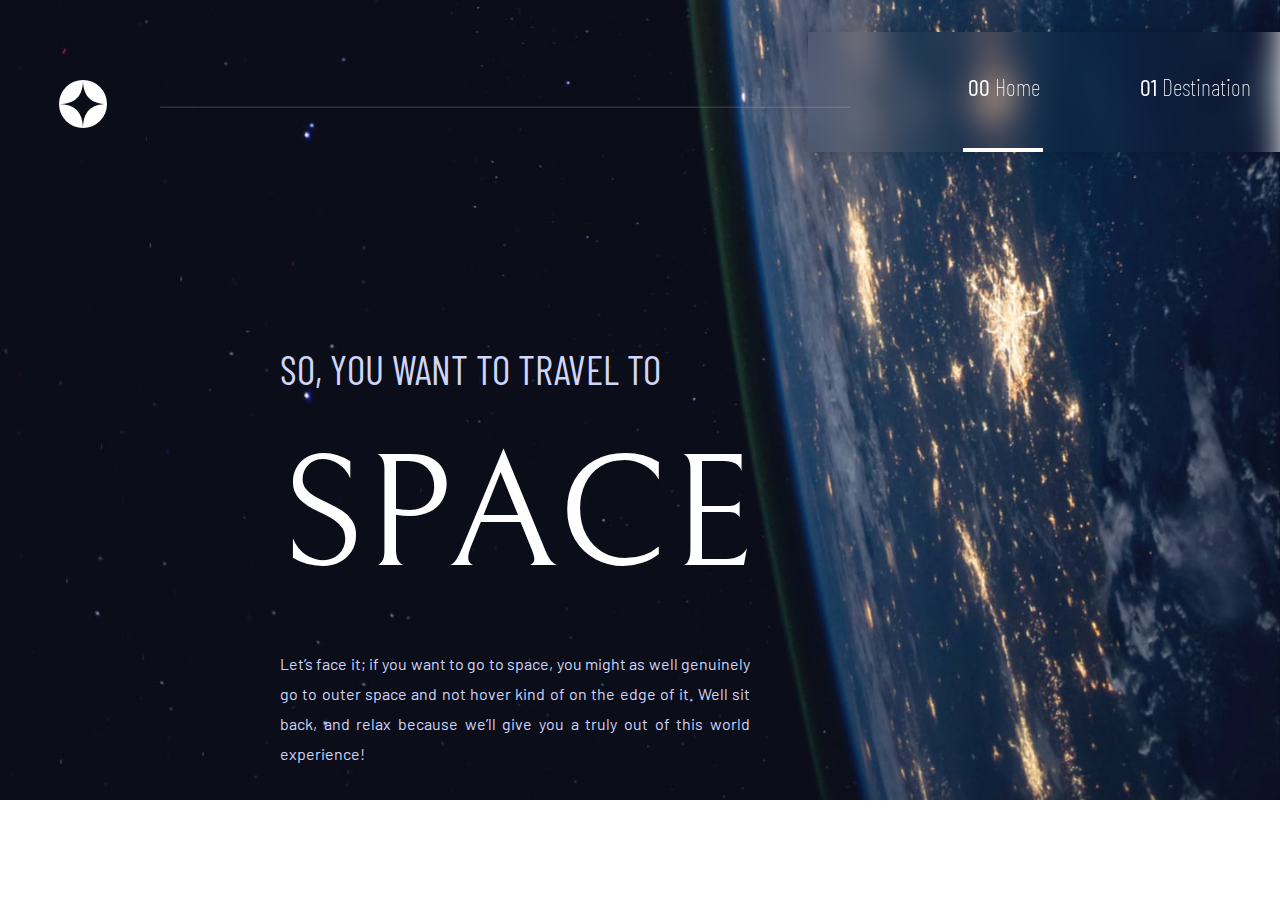
<file: index.html>
<!DOCTYPE html>
<html lang="en">
<head>
  <meta charset="UTF-8">
  <meta name="viewport" content="width=device-width, initial-scale=1.0">
  <link rel="preconnect" href="https://fonts.googleapis.com">
  <link rel="preconnect" href="https://fonts.gstatic.com" crossorigin>
  <link rel="preconnect" href="https://fonts.googleapis.com">
  <link rel="preconnect" href="https://fonts.gstatic.com" crossorigin>
  <link href="https://fonts.googleapis.com/css2?family=Barlow&family=Barlow+Condensed&family=Bellefair&family=Montserrat:wght@700&display=swap" rel="stylesheet">  <link rel="icon" type="image/png" sizes="32x32" href="./assets/favicon-32x32.png">


  <link rel="stylesheet" href="stylesindex.css">
  
  
  <title>Space tourism website</title>
</head>
<body>
  <div class="navbar">
    <a class="linkhome" href="index.html"><strong>00 </strong>   Home</a>
    <a class="linkdest" href="destination-moon.html"><strong>01 </strong>   Destination</a>
    <a class="linkcrew" href="crew-commander.html"><strong>02 </strong>   Crew</a>
    <a class="linktech" href="technology-vehicle.html"><strong>03 </strong>   Technology</a>
    
   
    <div class="navbarhome"></div>
    <div class="navbardest"></div>
    <div class="navbarcrew"></div>
    <div class="navbartech"></div>

  
    
  </div>
  
  <img src="assets/shared/logo.svg" alt="">
  <hr class="hrlogo">
  <div class="divmain">
    <div class="homeinfo">
      <h2>  SO, YOU WANT TO TRAVEL TO</h2>
  
      <h1>SPACE</h1>
      <p> Let’s face it; if you want to go to space, you might as well genuinely go to 
        outer space and not hover kind of on the edge of it. Well sit back, and relax 
        because we’ll give you a truly out of this world experience!</p></div>
    
    
   
  
    <div class="explore">
      <h2 class="exploretext">EXPLORE</h2>
    </div>
  



  </div>
  
  

</body>
</html>
</file>
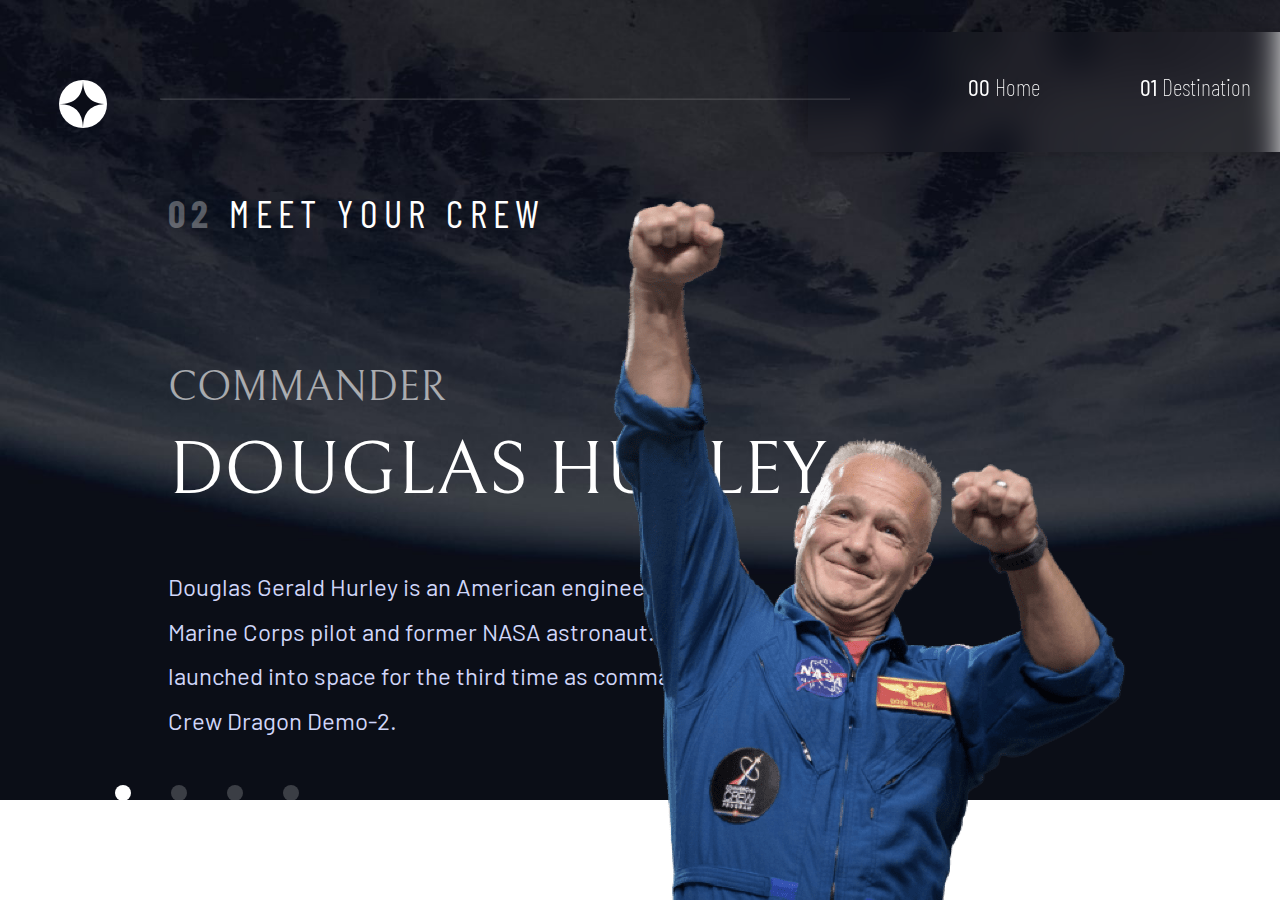
<file: crew-commander.html>
<!DOCTYPE html>
<html lang="en">
<head>
  <meta charset="UTF-8">
  <meta name="viewport" content="width=device-width, initial-scale=1.0">

  <link rel="icon" type="image/png" sizes="32x32" href="./assets/favicon-32x32.png">
  <link href="https://fonts.googleapis.com/css2?family=Barlow&family=Barlow+Condensed&family=Bellefair&family=Montserrat:wght@700&display=swap" rel="stylesheet">  <link rel="icon" type="image/png" sizes="32x32" href="./assets/favicon-32x32.png">
  <link rel="stylesheet" href="stylescrew.css">
  
  <title>Space tourism website</title>
</head>
<body>
  <div class="navbar">
    <a class="linkhome" href="index.html"><strong>00 </strong>   Home</a>
    <a class="linkdest" href="destination-moon.html"><strong>01 </strong>   Destination</a>
    <a class="linkcrew" href="crew-commander.html"><strong>02 </strong>   Crew</a>
    <a class="linktech" href="technology-vehicle.html"><strong>03 </strong>   Technology</a>
    <div class="navbarhome"></div>
    <div class="navbardest"></div>
    <div class="navbarcrew"></div>
    <div class="navbartech"></div>
  </div>
  <img class="imglogo" src="assets/shared/logo.svg" alt="">
  <hr class="hrlogo">
  


  <div class="maincontainer">

    <div class="textdiv">
      <h3> <strong class="str">02</strong>  MEET YOUR CREW</h3>
      <h2>COMMANDER</h2>
      <h1>DOUGLAS HURLEY</h1>
      <p>Douglas Gerald Hurley is an American engineer, former Marine Corps pilot 
        and former NASA astronaut. He launched into space for the third time as 
        commander of Crew Dragon Demo-2.</p>

      <div class="circlesdiv">
        <div id="circle1" class="circles selectedcircle"></div> 
       <div id="circle2" class="circles"></div>  
       <div id="circle3" class="circles"></div> 
       <div id="circle4" class="circles"></div> 
      </div>
      
        
       
    </div>
       
    <img class="crewimg" src="assets/crew/image-douglas-hurley.png" alt="">
    

    
    
  </div>

  

  
  <script src="https://ajax.googleapis.com/ajax/libs/jquery/3.6.0/jquery.min.js"></script>
  <script src="crew.js"></script>
</body>
</html>
</file>
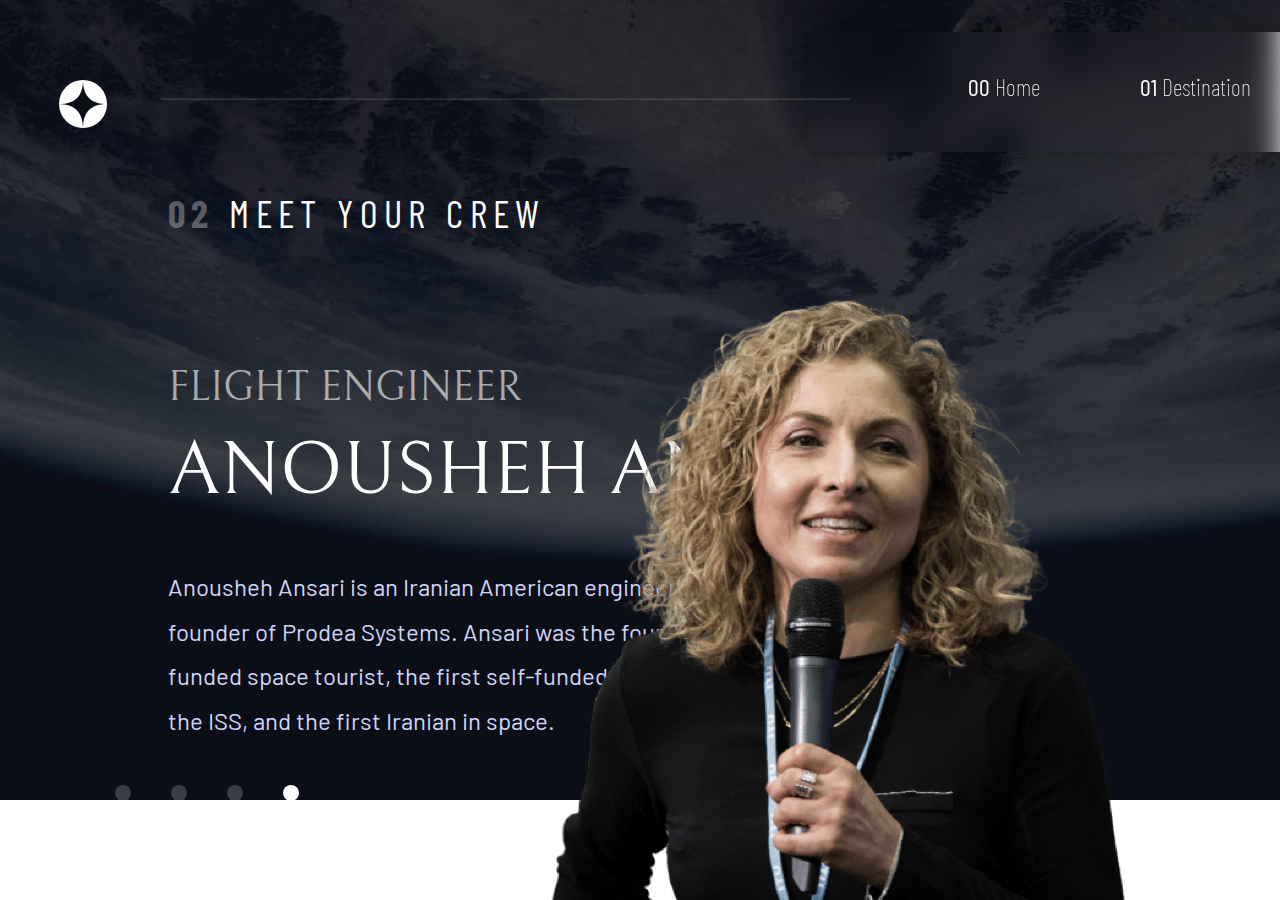
<file: crew-engineer.html>
<!DOCTYPE html>
<html lang="en">
<head>
  <meta charset="UTF-8">
  <meta name="viewport" content="width=device-width, initial-scale=1.0">

  <link rel="icon" type="image/png" sizes="32x32" href="./assets/favicon-32x32.png">
  <link href="https://fonts.googleapis.com/css2?family=Barlow&family=Barlow+Condensed&family=Bellefair&family=Montserrat:wght@700&display=swap" rel="stylesheet">  <link rel="icon" type="image/png" sizes="32x32" href="./assets/favicon-32x32.png">
  <link rel="stylesheet" href="stylescrew.css">
  
  <title>Space tourism website</title>
</head>
<body>
  <div class="navbar">
    <a class="linkhome" href="index.html"><strong>00 </strong>   Home</a>
    <a class="linkdest" href="destination-moon.html"><strong>01 </strong>   Destination</a>
    <a class="linkcrew" href="crew-commander.html"><strong>02 </strong>   Crew</a>
    <a class="linktech" href="technology-vehicle.html"><strong>03 </strong>   Technology</a>
    <div class="navbarhome"></div>
    <div class="navbardest"></div>
    <div class="navbarcrew"></div>
    <div class="navbartech"></div>

  </div>
  
  <img class="imglogo" src="assets/shared/logo.svg" alt="">
  <hr class="hrlogo">
  


  <div class="maincontainer">

    <div class="textdiv">
      <h3> <strong class="str">02</strong>  MEET YOUR CREW</h3>
      <h2>FLIGHT ENGINEER</h2>
      <h1>ANOUSHEH ANSARI</h1>
      <p>Anousheh Ansari is an Iranian American engineer and co-founder of Prodea Systems. 
        Ansari was the fourth self-funded space tourist, the first self-funded woman to 
        fly to the ISS, and the first Iranian in space. </p>

      <div class="circlesdiv">
        <div id="circle1" class="circles "></div> 
       <div id="circle2" class="circles "></div>  
       <div id="circle3" class="circles"></div> 
       <div id="circle4" class="circles selectedcircle"></div> 
      </div>
      
        
       
    </div>
       
    <img class="crewimg" src="assets/crew/image-anousheh-ansari.png" alt="">
    

    
    
  </div>

  

  
  <script src="https://ajax.googleapis.com/ajax/libs/jquery/3.6.0/jquery.min.js"></script>
  <script src="crew.js"></script>

</body>
</html>
</file>
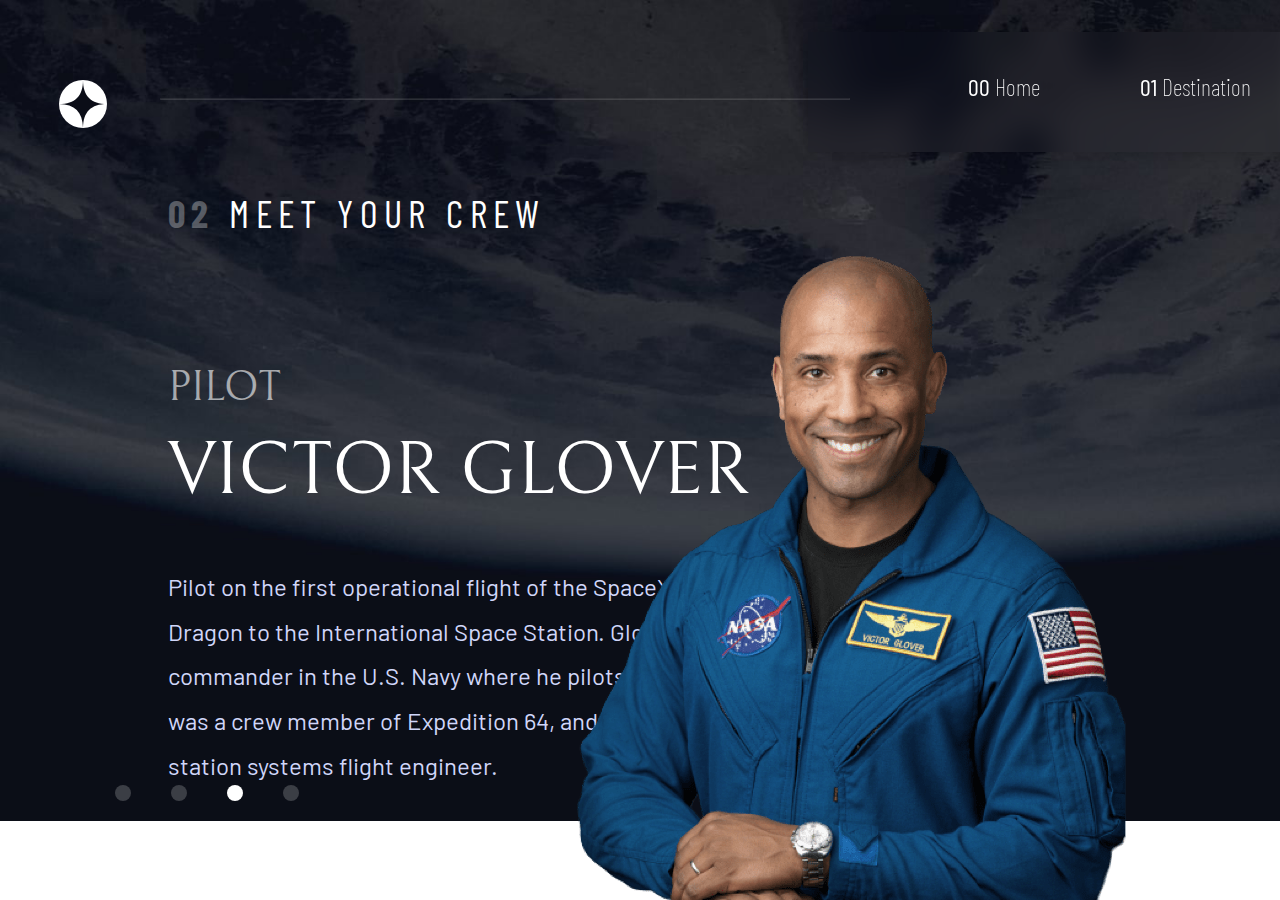
<file: crew-pilot.html>
<!DOCTYPE html>
<html lang="en">
<head>
  <meta charset="UTF-8">
  <meta name="viewport" content="width=device-width, initial-scale=1.0">

  <link rel="icon" type="image/png" sizes="32x32" href="./assets/favicon-32x32.png">
  <link href="https://fonts.googleapis.com/css2?family=Barlow&family=Barlow+Condensed&family=Bellefair&family=Montserrat:wght@700&display=swap" rel="stylesheet">  <link rel="icon" type="image/png" sizes="32x32" href="./assets/favicon-32x32.png">
  <link rel="stylesheet" href="stylescrew.css">
  
  <title>Space tourism website</title>
</head>
<body>
  <div class="navbar">
    <a class="linkhome" href="index.html"><strong>00 </strong>   Home</a>
    <a class="linkdest" href="destination-moon.html"><strong>01 </strong>   Destination</a>
    <a class="linkcrew" href="crew-commander.html"><strong>02 </strong>   Crew</a>
    <a class="linktech" href="technology-vehicle.html"><strong>03 </strong>   Technology</a>
    <div class="navbarhome"></div>
    <div class="navbardest"></div>
    <div class="navbarcrew"></div>
    <div class="navbartech"></div>

  </div>
  
  <img class="imglogo" src="assets/shared/logo.svg" alt="">
  <hr class="hrlogo">
  


  <div class="maincontainer">

    <div class="textdiv">
      <h3> <strong class="str">02</strong>  MEET YOUR CREW</h3>
      <h2>PILOT</h2>
      <h1>VICTOR GLOVER</h1>
      <p>Pilot on the first operational flight of the SpaceX Crew Dragon to the 
        International Space Station. Glover is a commander in the U.S. Navy where 
        he pilots an F/A-18.He was a crew member of Expedition 64, and served as a 
        station systems flight engineer.</p>

      <div class="circlesdiv">
        <div id="circle1" class="circles "></div> 
       <div id="circle2" class="circles "></div>  
       <div id="circle3" class="circles  selectedcircle"></div> 
       <div id="circle4" class="circles"></div> 
      </div>
      
        
       
    </div>
       
    <img class="crewimg" src="assets/crew/image-victor-glover.png" alt="">
    

    
    
  </div>

  

  
  <script src="https://ajax.googleapis.com/ajax/libs/jquery/3.6.0/jquery.min.js"></script>
  <script src="crew.js"></script>

</body>
</html>
</file>
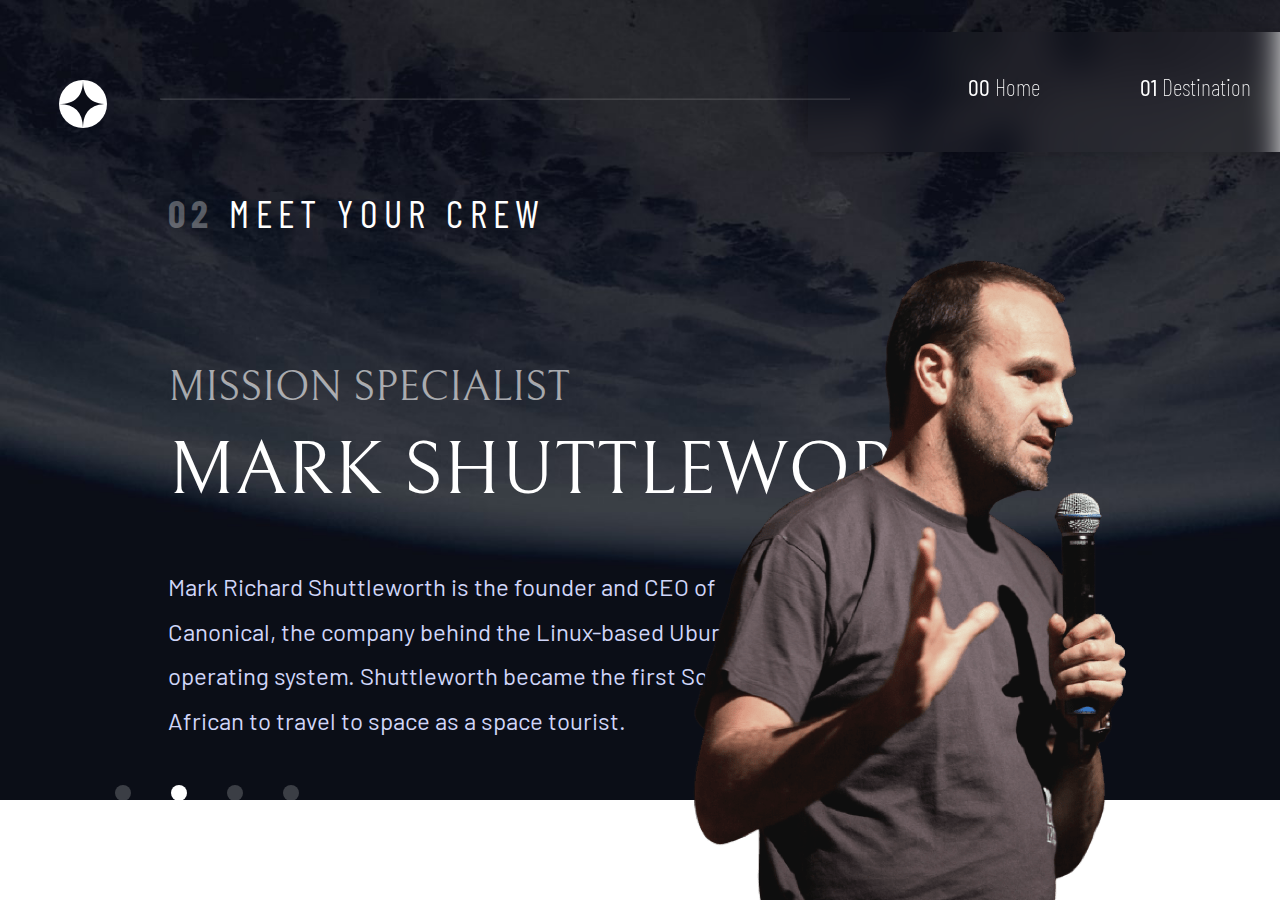
<file: crew-specialist.html>
<!DOCTYPE html>
<html lang="en">
<head>
  <meta charset="UTF-8">
  <meta name="viewport" content="width=device-width, initial-scale=1.0">

  <link rel="icon" type="image/png" sizes="32x32" href="./assets/favicon-32x32.png">
  <link href="https://fonts.googleapis.com/css2?family=Barlow&family=Barlow+Condensed&family=Bellefair&family=Montserrat:wght@700&display=swap" rel="stylesheet">  <link rel="icon" type="image/png" sizes="32x32" href="./assets/favicon-32x32.png">
  <link rel="stylesheet" href="stylescrew.css">
  
  <title>Space tourism website</title>
</head>
<body>
  <div class="navbar">
    <a class="linkhome" href="index.html"><strong>00 </strong>   Home</a>
    <a class="linkdest" href="destination-moon.html"><strong>01 </strong>   Destination</a>
    <a class="linkcrew" href="crew-commander.html"><strong>02 </strong>   Crew</a>
    <a class="linktech" href="technology-vehicle.html"><strong>03 </strong>   Technology</a>
    <div class="navbarhome"></div>
    <div class="navbardest"></div>
    <div class="navbarcrew"></div>
    <div class="navbartech"></div>

  </div>
  
  <img class="imglogo" src="assets/shared/logo.svg" alt="">
  <hr class="hrlogo">
  


  <div class="maincontainer">

    <div class="textdiv">
      <h3> <strong class="str">02</strong>  MEET YOUR CREW</h3>
      <h2>MISSION SPECIALIST</h2>
      <h1>MARK SHUTTLEWORTH</h1>
      <p>Mark Richard Shuttleworth is the founder and CEO of Canonical, the company behind 
        the Linux-based Ubuntu operating system. Shuttleworth became the first South 
        African to travel to space as a space tourist.</p>

      <div class="circlesdiv">
        <div id="circle1" class="circles"></div> 
       <div id="circle2" class="circles  selectedcircle "></div>  
       <div id="circle3"  class="circles"></div> 
       <div id="circle4" class="circles"></div> 
      </div>
      
        
       
    </div>
       
    <img class="crewimg" src="assets/crew/image-mark-shuttleworth.png" alt="">
    

    
    
  </div>

  

  
  <script src="https://ajax.googleapis.com/ajax/libs/jquery/3.6.0/jquery.min.js"></script>
  <script src="crew.js"></script>

</body>
</html>
</file>
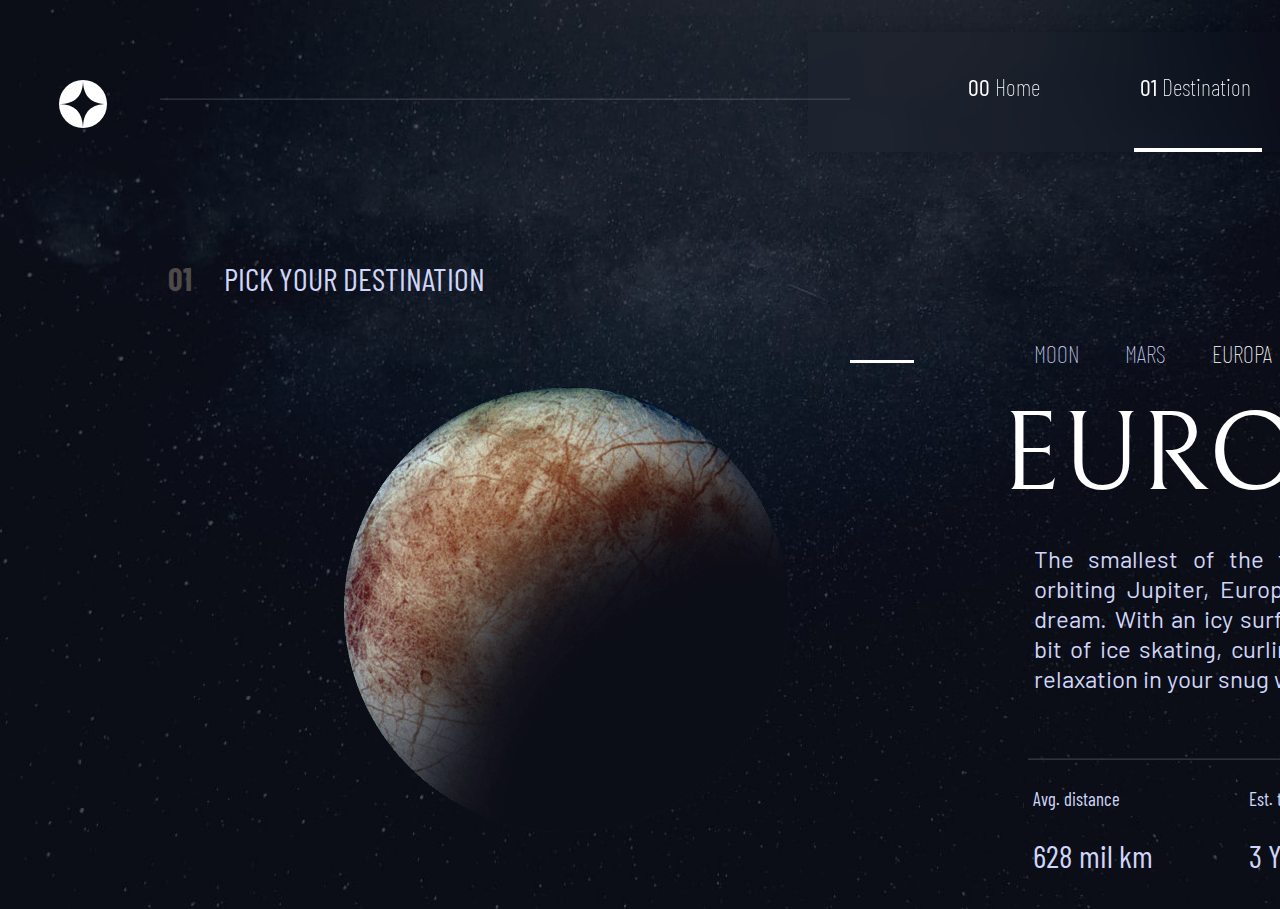
<file: destination-europa.html>
<!DOCTYPE html>
<html lang="en">
<head>
  <meta charset="UTF-8">
  <meta name="viewport" content="width=device-width, initial-scale=1.0">

  <link rel="icon" type="image/png" sizes="32x32" href="./assets/favicon-32x32.png">
  <link href="https://fonts.googleapis.com/css2?family=Barlow&family=Barlow+Condensed&family=Bellefair&family=Montserrat:wght@700&display=swap" rel="stylesheet">  <link rel="icon" type="image/png" sizes="32x32" href="./assets/favicon-32x32.png">

  <link rel="stylesheet" href="stylesdestination.css">
  
  <title>Space tourism website</title>
</head>
<body>

  <div class="navbar">
    <a class="linkhome" href="index.html"><strong>00 </strong>   Home</a>
    <a class="linkdest" href="destination-moon.html"><strong>01 </strong>   Destination</a>
    <a class="linkcrew" href="crew-commander.html"><strong>02 </strong>   Crew</a>
    <a class="linktech" href="technology-vehicle.html"><strong>03 </strong>   Technology</a>
    <div class="navbarhome"></div>
    <div class="navbardest"></div>
    <div class="navbarcrew"></div>
    <div class="navbartech"></div>

  </div>
  
  <img class="imglogo" src="assets/shared/logo.svg" alt="">
  <hr class="hrlogo">

   <div class="pickdest">
     <h2 class="pickdest-inner">01</h2>
     <h2>PICK YOUR DESTINATION</h2>
   </div>
 


    
   
  
  <div class="container">
    <img class="planetimg" src="assets/destination/image-europa.png" alt="">
    <div class="maindiv">
    
      <div class="planets">
        <a id="moon" class="aplanet" href="destination-moon.html">MOON</a>
        <a id="mars" class="aplanet" href="destination-mars.html">MARS</a>
        <a id="europa" class="aplanet aplanetcselected" href="destination-europa.html">EUROPA</a>
        <a id="titan" class="aplanet" href="destination-titan.html">TITAN</a>
      </div>
        
        <div class="planetmoon"></div>  
        <div class="planetmars"></div>
        <div  id="selectedplanetbar" class="planeteuropa"></div>
        <div class="planettitan"></div>
        <h1>EUROPA</h1>
        <p>
          The smallest of the four Galilean moons orbiting Jupiter, Europa is a 
          winter lover’s dream. With an icy surface, it’s perfect for a bit of 
          ice skating, curling, hockey, or simple relaxation in your snug 
          wintery cabin.</p>
      
       <hr>
      <div class="distanceinfo">
        <div class="avgdistance">
          <h3>Avg. distance</h3> 
          <h2>628 mil km</h2>
        </div>
        <div class="esttravel">
          <h3>Est. travel time</h3>
          <h2>3 YEARS</h2>
        </div>
      </div>
  
  
     </div>

  </div>
  
   
   

   

  

  

  <script src="https://ajax.googleapis.com/ajax/libs/jquery/3.6.0/jquery.min.js"></script>
  <script src="planets.js"></script>
</body>
</html>
</file>
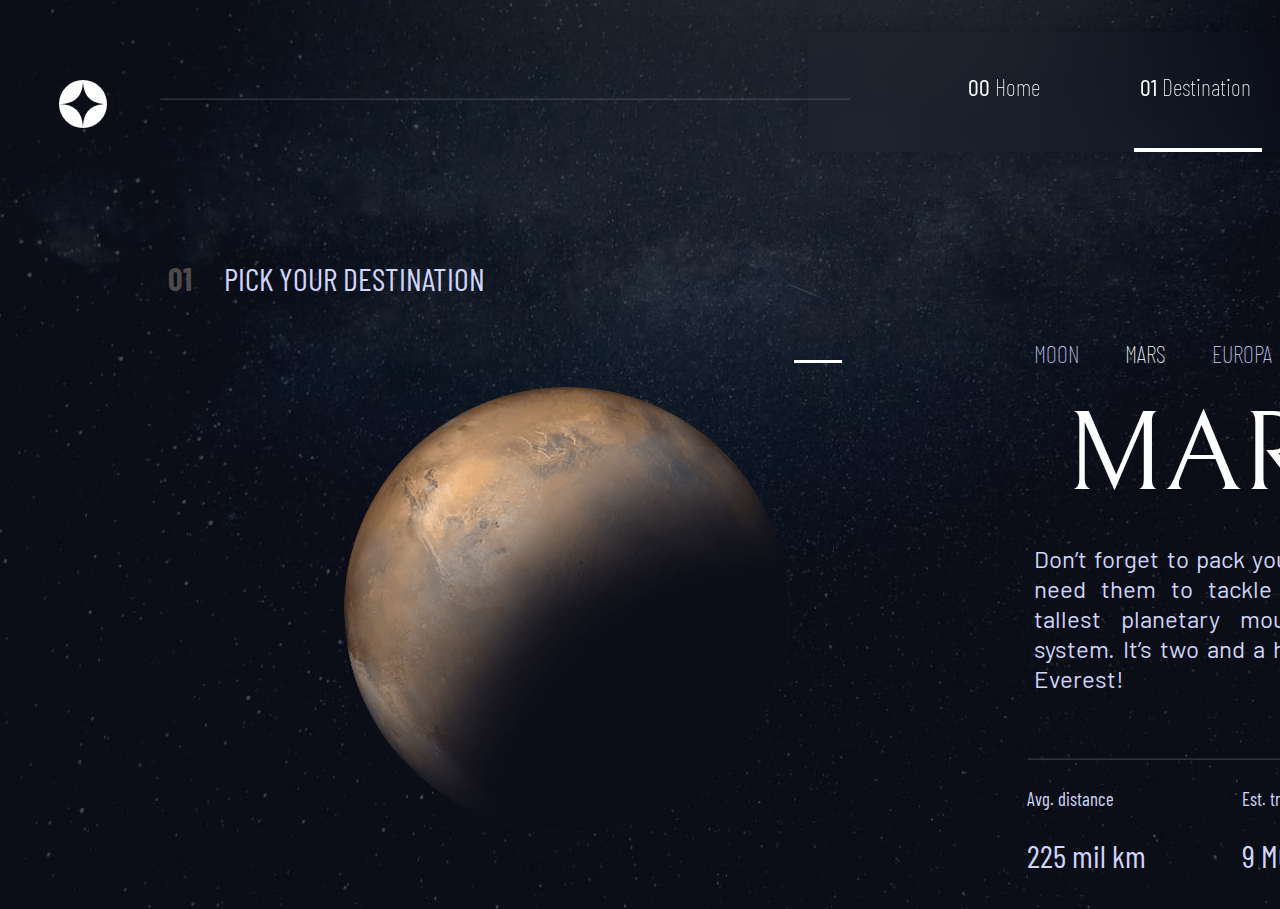
<file: destination-mars.html>
<!DOCTYPE html>
<html lang="en">
<head>
  <meta charset="UTF-8">
  <meta name="viewport" content="width=device-width, initial-scale=1.0">

  <link rel="icon" type="image/png" sizes="32x32" href="./assets/favicon-32x32.png">
  <link href="https://fonts.googleapis.com/css2?family=Barlow&family=Barlow+Condensed&family=Bellefair&family=Montserrat:wght@700&display=swap" rel="stylesheet">  <link rel="icon" type="image/png" sizes="32x32" href="./assets/favicon-32x32.png">

  <link rel="stylesheet" href="stylesdestination.css">
  
  <title>Space tourism website</title>
</head>
<body>

  <div class="navbar">
    <a class="linkhome" href="index.html"><strong>00 </strong>   Home</a>
    <a class="linkdest" href="destination-moon.html"><strong>01 </strong>   Destination</a>
    <a class="linkcrew" href="crew-commander.html"><strong>02 </strong>   Crew</a>
    <a class="linktech" href="technology-vehicle.html"><strong>03 </strong>   Technology</a>
    <div class="navbarhome"></div>
    <div class="navbardest"></div>
    <div class="navbarcrew"></div>
    <div class="navbartech"></div>

  </div>
  
  <img class="imglogo" src="assets/shared/logo.svg" alt="">
  <hr class="hrlogo">

   <div class="pickdest">
     <h2 class="pickdest-inner">01</h2>
     <h2>PICK YOUR DESTINATION</h2>
   </div>
 


    
   
  
  <div class="container">
    <img class="planetimg" src="assets/destination/image-mars.png" alt="">
    <div class="maindiv">
    
      <div class="planets">
        <a id="moon" class="aplanet" href="destination-moon.html">MOON</a>
        <a id="mars" class="aplanet  aplanetcselected" href="destination-mars.html">MARS</a>
        <a id="europa" class="aplanet" href="destination-europa.html">EUROPA</a>
        <a id="titan" class="aplanet" href="destination-titan.html">TITAN</a>
      </div>
      <div class="planetmoon"></div>  
      <div id="selectedplanetbar" class="planetmars"></div>
      <div class="planeteuropa"></div>
      <div class="planettitan"></div>
        <h1>MARS</h1>
        <p>
          Don’t forget to pack your hiking boots. You’ll need them to tackle Olympus Mons, 
          the tallest planetary mountain in our solar system. It’s two and a half times 
          the size of Everest!</p>
      
       <hr>
      <div class="distanceinfo">
        <div class="avgdistance">
          <h3>Avg. distance</h3> 
          <h2>225 mil km</h2>
        </div>
        <div class="esttravel">
          <h3>Est. travel time</h3>
          <h2>9 MONTHS</h2>
        </div>
      </div>
  
  
     </div>

  </div>
  
   
   

   

  

  
  <script src="https://ajax.googleapis.com/ajax/libs/jquery/3.6.0/jquery.min.js"></script>
  <script src="planets.js"></script>
  
</body>
</html>
</file>
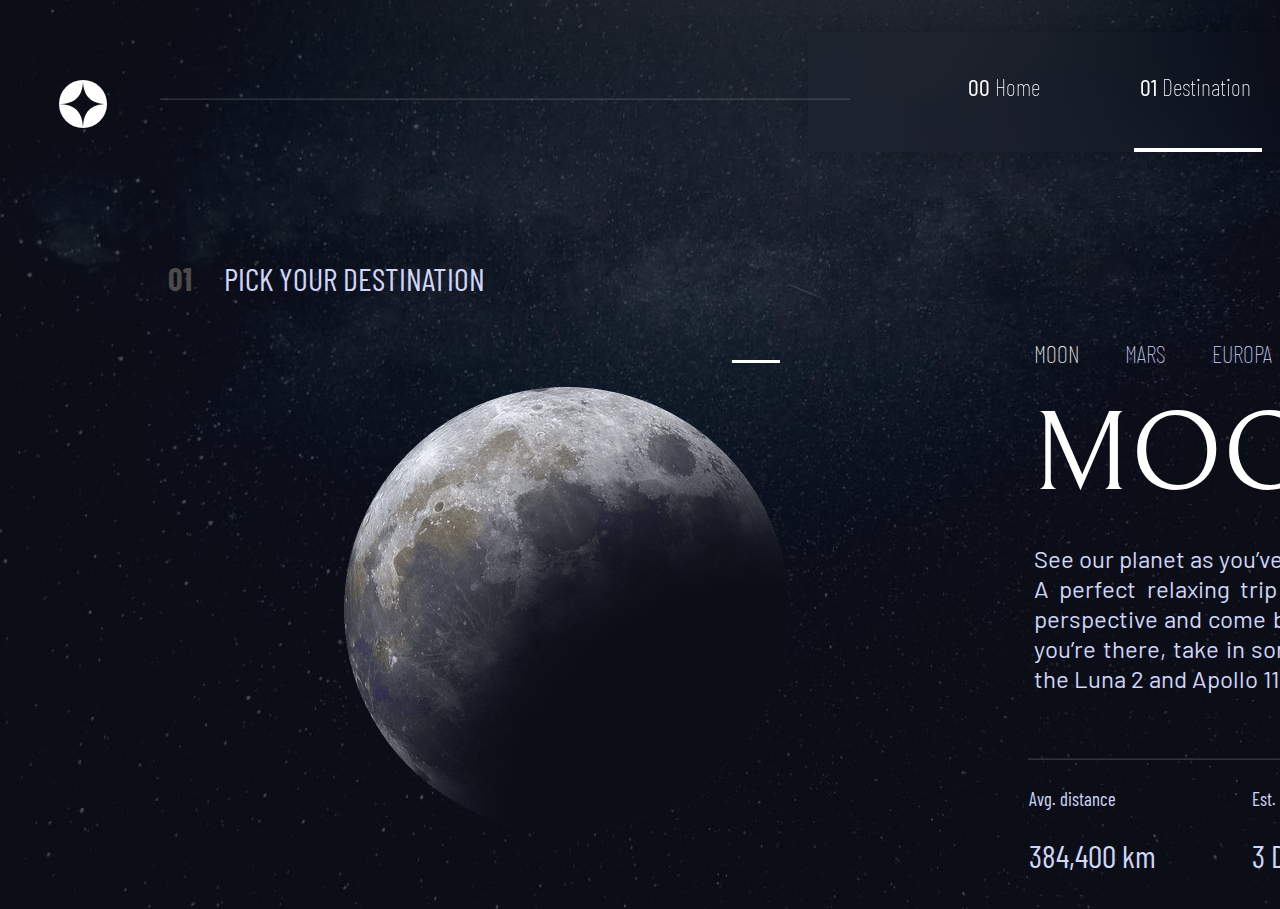
<file: destination-moon.html>
<!DOCTYPE html>
<html lang="en">
<head>
  <meta charset="UTF-8">
  <meta name="viewport" content="width=device-width, initial-scale=1.0">

  <link rel="icon" type="image/png" sizes="32x32" href="./assets/favicon-32x32.png">
  <link href="https://fonts.googleapis.com/css2?family=Barlow&family=Barlow+Condensed&family=Bellefair&family=Montserrat:wght@700&display=swap" rel="stylesheet">  <link rel="icon" type="image/png" sizes="32x32" href="./assets/favicon-32x32.png">

  <link rel="stylesheet" href="stylesdestination.css">
  
  <title>Space tourism website</title>
</head>
<body>

  <div class="navbar">
    <a class="linkhome" href="index.html"><strong>00 </strong>   Home</a>
    <a class="linkdest" href="destination-moon.html"><strong>01 </strong>   Destination</a>
    <a class="linkcrew" href="crew-commander.html"><strong>02 </strong>   Crew</a>
    <a class="linktech" href="technology-vehicle.html"><strong>03 </strong>   Technology</a>
    <div class="navbarhome"></div>
    <div class="navbardest"></div>
    <div class="navbarcrew"></div>
    <div class="navbartech"></div>

  </div>
  
  <img class="imglogo" src="assets/shared/logo.svg" alt="">
  <hr class="hrlogo">

   <div class="pickdest">
     <h2 class="pickdest-inner">01</h2>
     <h2>PICK YOUR DESTINATION</h2>
   </div>
 


    
   
  
  <div class="container">
    <img class="planetimg" src="assets/destination/image-moon.png" alt="">
    <div class="maindiv">
    
      <div class="planets">
        <a id="moon" class="aplanet  aplanetcselected" href="destination-moon.html">MOON</a>
        <a id="mars" class="aplanet" href="destination-mars.html">MARS</a>
        <a id="europa" class="aplanet" href="destination-europa.html">EUROPA</a>
        <a id="titan" class="aplanet" href="destination-titan.html">TITAN</a>
      </div>
        <div  id="selectedplanetbar" class="planetmoon"></div>
        <div class="planetmars"></div>
        <div class="planeteuropa"></div>
        <div class="planettitan"></div>
        <h1>MOON</h1>
        <p>See our planet as you’ve never seen it before. A perfect relaxing trip away to help 
        regain perspective and come back refreshed. While you’re there, take in some history 
        by visiting the Luna 2 and Apollo 11 landing sites.</p>
      
       <hr>
      <div class="distanceinfo">
        <div class="avgdistance">
          <h3>Avg. distance</h3> 
          <h2>384,400 km</h2>
        </div>
        <div class="esttravel">
          <h3>Est. travel time</h3>
          <h2>3 DAYS</h2>
        </div>
      </div>
  
  
     </div>

  </div>
  
   
   

   

  

  
  <script src="https://ajax.googleapis.com/ajax/libs/jquery/3.6.0/jquery.min.js"></script>
  <script src="planets.js"></script>
  
</body>
</html>
</file>
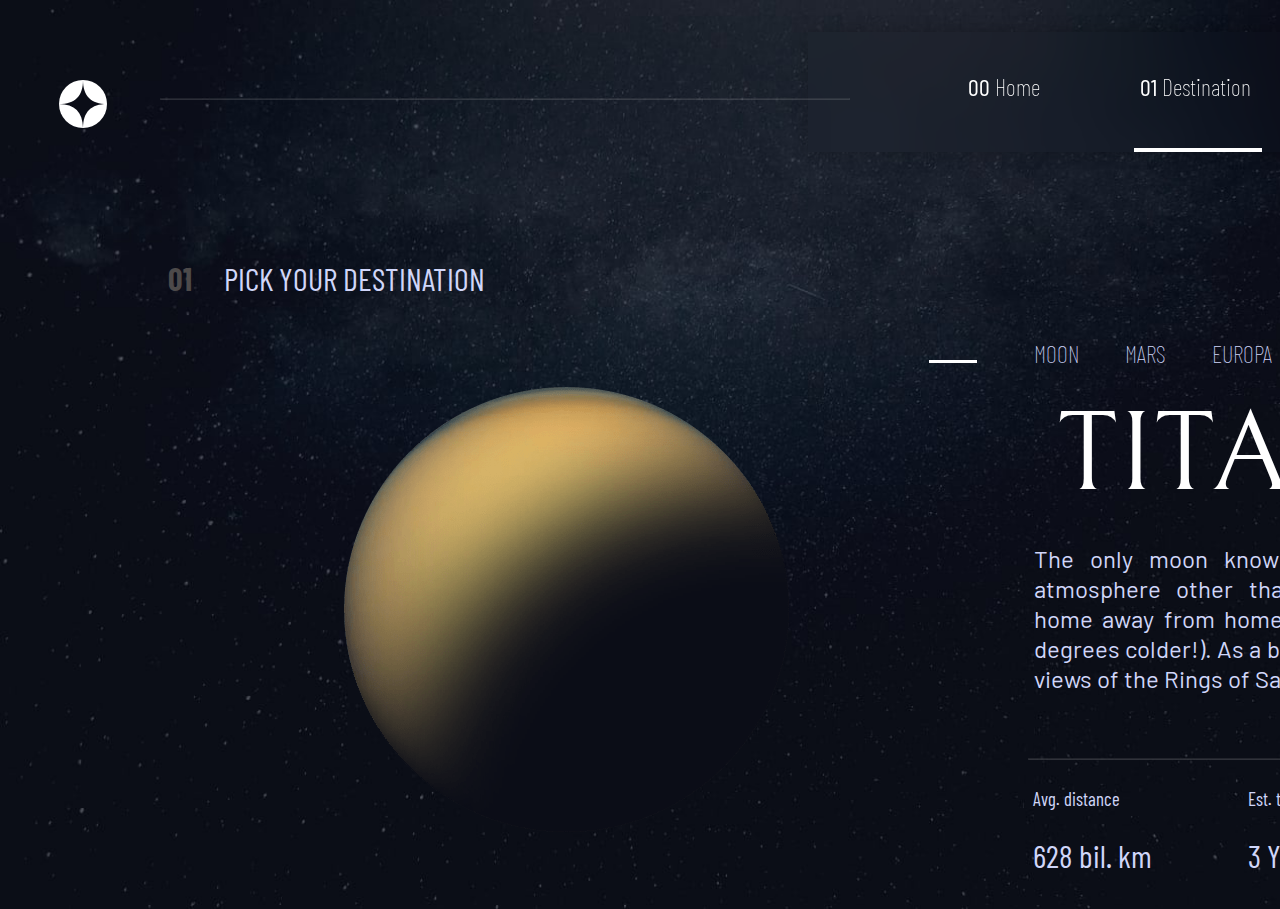
<file: destination-titan.html>
<!DOCTYPE html>
<html lang="en">
<head>
  <meta charset="UTF-8">
  <meta name="viewport" content="width=device-width, initial-scale=1.0">

  <link rel="icon" type="image/png" sizes="32x32" href="./assets/favicon-32x32.png">
  <link href="https://fonts.googleapis.com/css2?family=Barlow&family=Barlow+Condensed&family=Bellefair&family=Montserrat:wght@700&display=swap" rel="stylesheet">  <link rel="icon" type="image/png" sizes="32x32" href="./assets/favicon-32x32.png">

  <link rel="stylesheet" href="stylesdestination.css">
  
  <title>Space tourism website</title>
</head>
<body>

  <div class="navbar">
    <a class="linkhome" href="index.html"><strong>00 </strong>   Home</a>
    <a class="linkdest" href="destination-moon.html"><strong>01 </strong>   Destination</a>
    <a class="linkcrew" href="crew-commander.html"><strong>02 </strong>   Crew</a>
    <a class="linktech" href="technology-vehicle.html"><strong>03 </strong>   Technology</a>
  
    <div class="navbarhome"></div>
    <div class="navbardest"></div>
    <div class="navbarcrew"></div>
    <div class="navbartech"></div>

    

  </div>
  
  <img class="imglogo" src="assets/shared/logo.svg" alt="">
  <hr class="hrlogo">

   <div class="pickdest">
     <h2 class="pickdest-inner">01</h2>
     <h2>PICK YOUR DESTINATION</h2>
   </div>
 


    
   
  
  <div class="container">
    <img class="planetimg" src="assets/destination/image-titan.png" alt="">
    <div class="maindiv">
    
      <div class="planets">
        <a id="moon" class="aplanet" href="destination-moon.html">MOON</a>
        <a id="mars" class="aplanet" href="destination-mars.html">MARS</a>
        <a id="europa" class="aplanet" href="destination-europa.html">EUROPA</a>
        <a id="titan" class="aplanet   aplanetcselected" href="destination-titan.html">TITAN</a>
      </div>
      <div class="planetmoon"></div>
      <div class="planetmars"></div>
      <div class="planeteuropa"></div>
      <div  id="selectedplanetbar" class="planettitan"></div>
        <h1>TITAN</h1>
        <p>
          The only moon known to have a dense atmosphere other than Earth, Titan 
          is a home away from home (just a few hundred degrees colder!). As a 
          bonus, you get striking views of the Rings of Saturn.</p>
      
       <hr>
      <div class="distanceinfo">
        <div class="avgdistance">
          <h3>Avg. distance</h3> 
          <h2>628 bil. km</h2>
        </div>
        <div class="esttravel">
          <h3>Est. travel time</h3>
          <h2>3 YEARS</h2>
        </div>
      </div>
  
  
     </div>

  </div>
  
   
   

   

  

  
  <script src="https://ajax.googleapis.com/ajax/libs/jquery/3.6.0/jquery.min.js"></script>
  <script src="planets.js"></script>
  
</body>
</html>
</file>
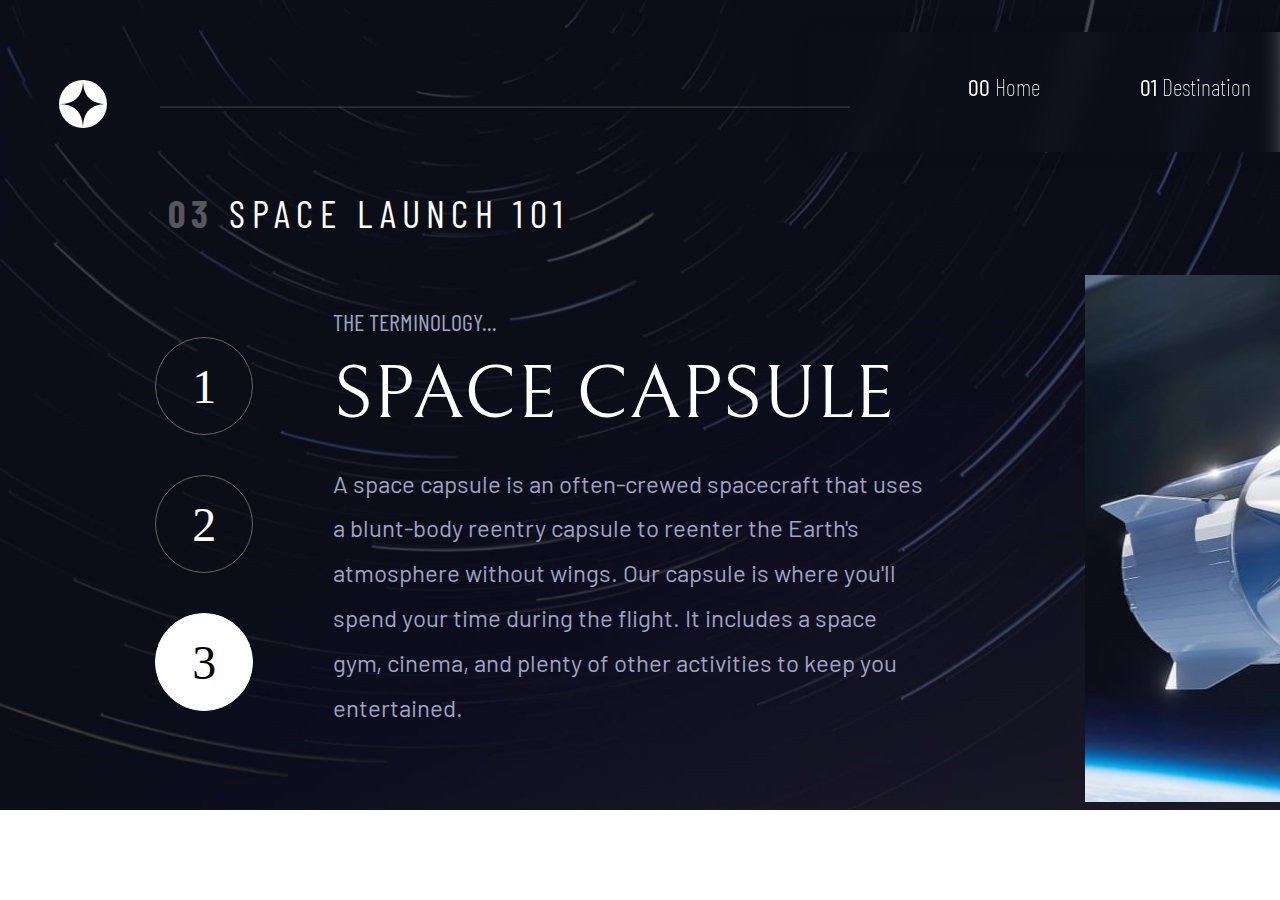
<file: technology-capsule.html>
<!DOCTYPE html>
<html lang="en">
<head>
  <meta charset="UTF-8">
  <meta name="viewport" content="width=device-width, initial-scale=1.0">

  <link rel="icon" type="image/png" sizes="32x32" href="./assets/favicon-32x32.png">
  <link href="https://fonts.googleapis.com/css2?family=Barlow&family=Barlow+Condensed&family=Bellefair&family=Montserrat:wght@700&display=swap" rel="stylesheet">  <link rel="icon" type="image/png" sizes="32x32" href="./assets/favicon-32x32.png">

  <link rel="stylesheet" href="stylestech.css">
  
  <title>Space tourism website</title>
</head>
<body>

  <div class="navbar">
    <a class="linkhome anchornav" href="index.html"><strong>00 </strong>   Home</a>
    <a class="linkdest anchornav" href="destination-moon.html"><strong>01 </strong>   Destination</a>
    <a class="linkcrew anchornav" href="crew-commander.html"><strong>02 </strong>   Crew</a>
    <a class="linktech anchornav" href="technology-vehicle.html"><strong>03 </strong>   Technology</a>
    
   
    <div class="navbarhome"></div>
    <div class="navbardest"></div>
    <div class="navbarcrew"></div>
    <div class="navbartech"></div>

  
    
  </div>
  
  <img class="imglogo" src="assets/shared/logo.svg" alt="">
  <hr class="hrlogo">


  <h3><strong class="str">03</strong> SPACE LAUNCH 101</h3>


  <div class="maincontainer">
    <div class="circlecontainer"> 

      <a href="technology-vehicle.html" class="circles">1</a>
      <a href="technology-spaceport.html" class="circles">2</a>
      <a href="technology-capsule.html" class="circles selectedcircle">3</a>
    
     
    </div>
    <div class="textdiv">
      <h4>THE TERMINOLOGY...</h4>
      <h1>SPACE CAPSULE</h1>

      <p> A space capsule is an often-crewed spacecraft that uses a blunt-body reentry 
        capsule to reenter the Earth's atmosphere without wings. Our capsule is where 
        you'll spend your time during the flight. It includes a space gym, cinema, 
        and plenty of other activities to keep you entertained.</p>

 
    </div>

    <img class="mainimg" src="assets/technology/image-space-capsule-portrait.jpg" alt="">


  </div>
 

  

  <script src="https://ajax.googleapis.com/ajax/libs/jquery/3.6.0/jquery.min.js"></script>
  <script src="tech.js"></script>
</body>
</html>
</file>
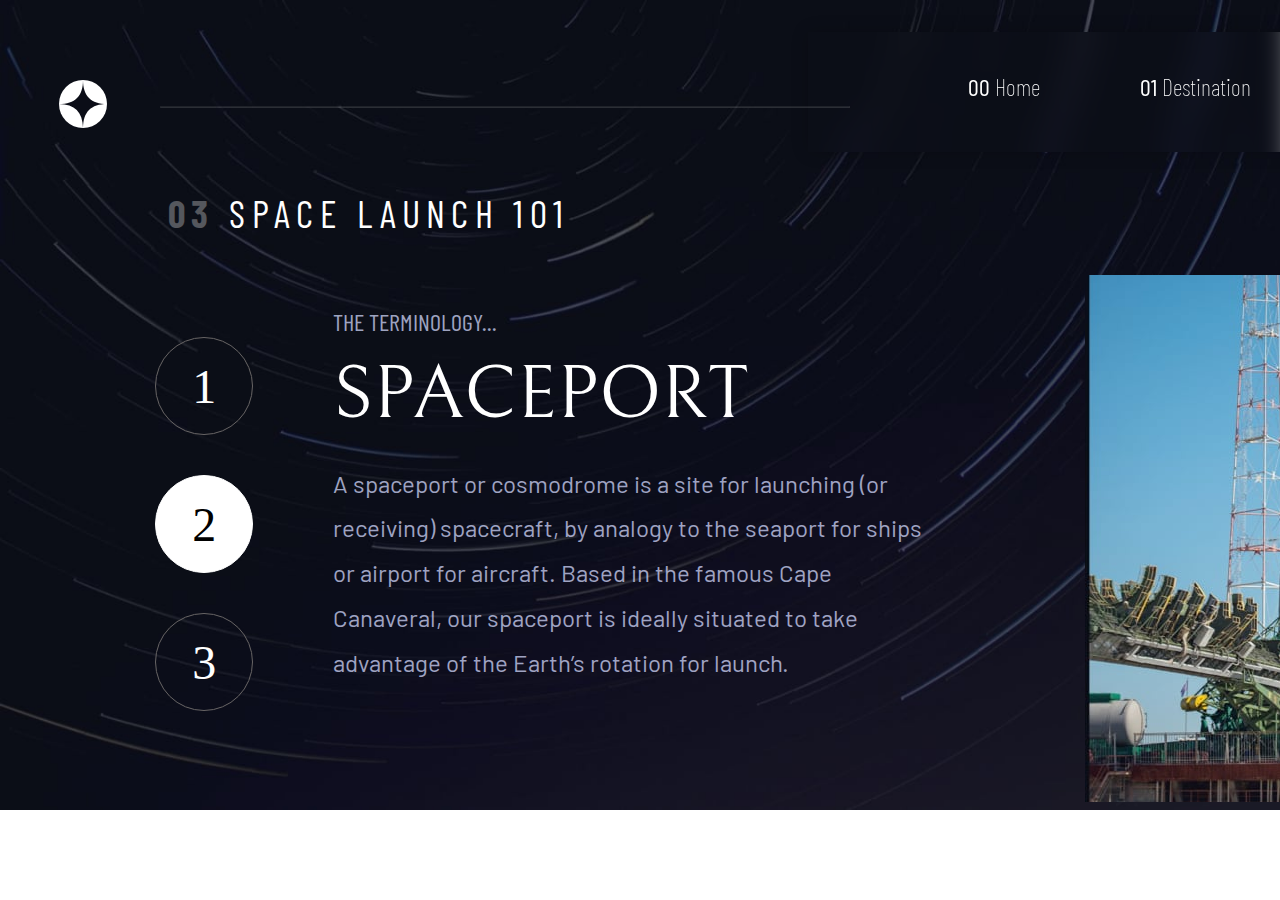
<file: technology-spaceport.html>
<!DOCTYPE html>
<html lang="en">
<head>
  <meta charset="UTF-8">
  <meta name="viewport" content="width=device-width, initial-scale=1.0">

  <link rel="icon" type="image/png" sizes="32x32" href="./assets/favicon-32x32.png">
  <link href="https://fonts.googleapis.com/css2?family=Barlow&family=Barlow+Condensed&family=Bellefair&family=Montserrat:wght@700&display=swap" rel="stylesheet">  <link rel="icon" type="image/png" sizes="32x32" href="./assets/favicon-32x32.png">

  <link rel="stylesheet" href="stylestech.css">
  
  <title>Space tourism website</title>
</head>
<body>

  <div class="navbar">
    <a class="linkhome anchornav" href="index.html"><strong>00 </strong>   Home</a>
    <a class="linkdest anchornav" href="destination-moon.html"><strong>01 </strong>   Destination</a>
    <a class="linkcrew anchornav" href="crew-commander.html"><strong>02 </strong>   Crew</a>
    <a class="linktech anchornav" href="technology-vehicle.html"><strong>03 </strong>   Technology</a>
    
   
    <div class="navbarhome"></div>
    <div class="navbardest"></div>
    <div class="navbarcrew"></div>
    <div class="navbartech"></div>

  
    
  </div>
  
  <img class="imglogo" src="assets/shared/logo.svg" alt="">
  <hr class="hrlogo">


  <h3><strong class="str">03</strong> SPACE LAUNCH 101</h3>


  <div class="maincontainer">
    <div class="circlecontainer"> 

      <a href="technology-vehicle.html" class="circles">1</a>
      <a href="technology-spaceport.html" class="circles selectedcircle">2</a>
      <a href="technology-capsule.html" class="circles">3</a>
    
     
    </div>
    <div class="textdiv">
      <h4>THE TERMINOLOGY...</h4>
      <h1>SPACEPORT</h1>

      <p> A spaceport or cosmodrome is a site for launching (or receiving) spacecraft, 
        by analogy to the seaport for ships or airport for aircraft. Based in the 
        famous Cape Canaveral, our spaceport is ideally situated to take advantage 
        of the Earth’s rotation for launch.</p>

 
    </div>

    <img class="mainimg" src="assets/technology/image-spaceport-portrait.jpg" alt="">


  </div>
 

  

  <script src="https://ajax.googleapis.com/ajax/libs/jquery/3.6.0/jquery.min.js"></script>
  <script src="tech.js"></script>
</body>
</html>
</file>
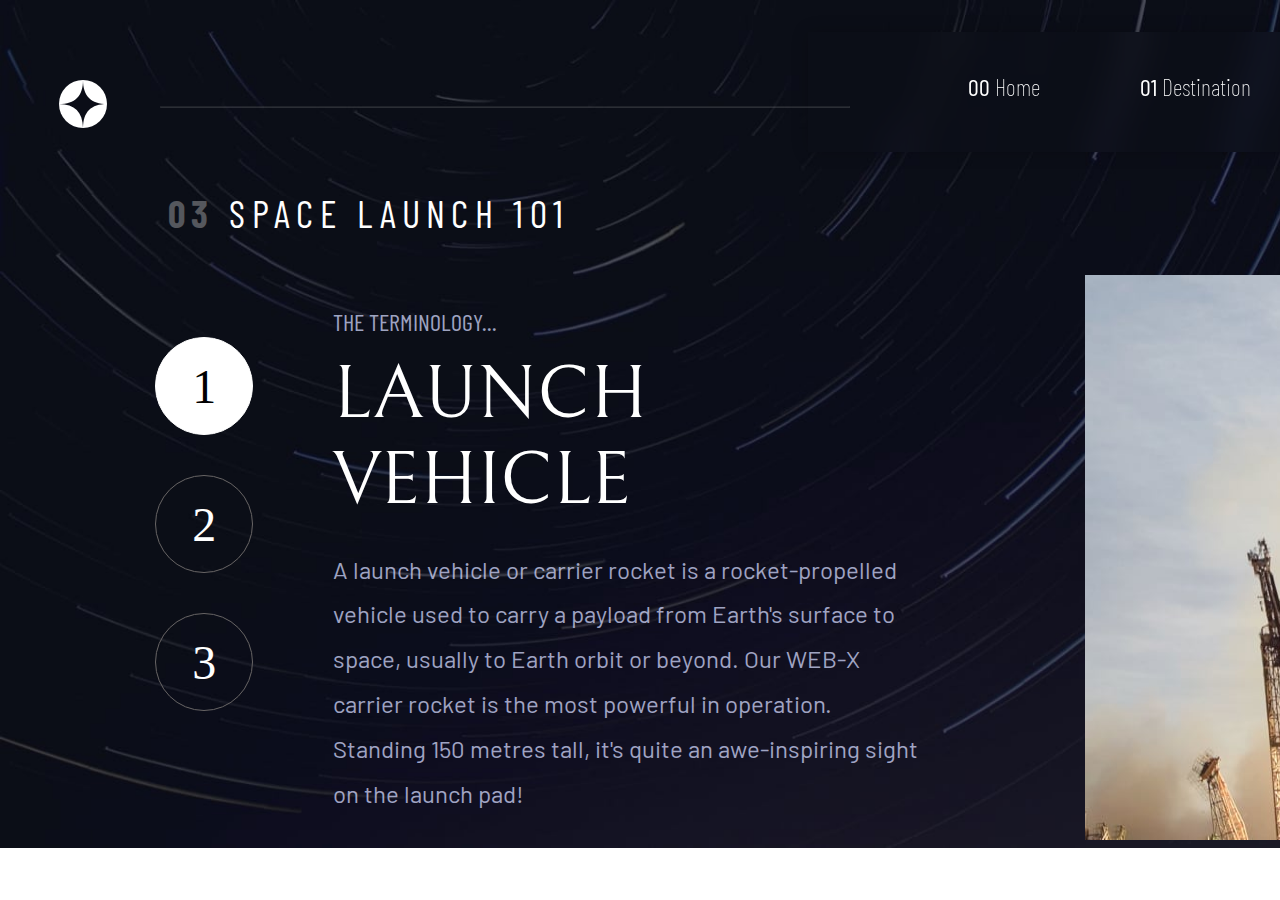
<file: technology-vehicle.html>
<!DOCTYPE html>
<html lang="en">
<head>
  <meta charset="UTF-8">
  <meta name="viewport" content="width=device-width, initial-scale=1.0">

  <link rel="icon" type="image/png" sizes="32x32" href="./assets/favicon-32x32.png">
  <link href="https://fonts.googleapis.com/css2?family=Barlow&family=Barlow+Condensed&family=Bellefair&family=Montserrat:wght@700&display=swap" rel="stylesheet">  <link rel="icon" type="image/png" sizes="32x32" href="./assets/favicon-32x32.png">

  <link rel="stylesheet" href="stylestech.css">
  
  <title>Space tourism website</title>
</head>
<body>

  <div class="navbar">
    <a class="linkhome anchornav" href="index.html"><strong>00 </strong>   Home</a>
    <a class="linkdest anchornav" href="destination-moon.html"><strong>01 </strong>   Destination</a>
    <a class="linkcrew anchornav" href="crew-commander.html"><strong>02 </strong>   Crew</a>
    <a class="linktech anchornav" href="technology-vehicle.html"><strong>03 </strong>   Technology</a>
    
   
    <div class="navbarhome"></div>
    <div class="navbardest"></div>
    <div class="navbarcrew"></div>
    <div class="navbartech"></div>

  
    
  </div>
  
  <img class="imglogo" src="assets/shared/logo.svg" alt="">
  <hr class="hrlogo">


  <h3><strong class="str">03</strong> SPACE LAUNCH 101</h3>


  <div class="maincontainer">
    <div class="circlecontainer"> 

      <a href="technology-vehicle.html" class="circles selectedcircle">1</a>
      <a href="technology-spaceport.html" class="circles">2</a>
      <a href="technology-capsule.html" class="circles">3</a>
    
     
    </div>
    <div class="textdiv">
      <h4>THE TERMINOLOGY...</h4>
      <h1>LAUNCH VEHICLE</h1>

      <p>   A launch vehicle or carrier rocket is a rocket-propelled vehicle used to carry a 
        payload from Earth's surface to space, usually to Earth orbit or beyond. Our 
        WEB-X carrier rocket is the most powerful in operation. Standing 150 metres tall, 
        it's quite an awe-inspiring sight on the launch pad!</p>

 
    </div>

    <img class="mainimg" src="assets/technology/image-launch-vehicle-portrait.jpg" alt="">


  </div>
 

  

  <script src="https://ajax.googleapis.com/ajax/libs/jquery/3.6.0/jquery.min.js"></script>
  <script src="tech.js"></script>
</body>
</html>
</file>
<file: stylesindex.css>
body {
    background-image: url("assets/home/background-home-desktop.jpg");
    background-repeat: no-repeat;
    background-size: cover;

}


h1 {
    font-family: 'Bellefair', serif;
    font-weight: 400;
    color: white;
    font-size: 10rem;
    margin: 0%;
    margin-top: 0;
}
h2 {
    font-family: 'Barlow Condensed', sans-serif;
    color: rgba(208, 214, 249, 1);
    font-size: 2.5rem;
    font-weight: 400;
    width: 470px;

}
p {
    font-family: 'Barlow', sans-serif;
    color: rgba(208, 214, 249, 1);
    text-align: justify;
    line-height: 30px;
    font-weight: 400;
    width: 470px;
    margin-top: 40px;


}

.homeinfo {
    margin-top: 10rem;
    margin-left: 17rem;   
    width: 25rem;
}


.explore {
    display: flex;
    background-color: white;
    color: black;
    width: 20rem;
    height: 20rem;
    border-radius: 100%;
    text-align: center;
    justify-content: center;
    justify-items: center;
    margin-top: 20rem;
    margin-left: 43rem;
}
.exploretext {
    color: black;
    margin-top: 7rem;
    font-size: 3rem;
    color: rgba(11, 13, 23, 1);
}

.divmain {
    display: flex;


}

a {
    color: white;
    text-decoration-line: none;
    font-weight: 100;
    font-size:1.5rem;
    font-family: 'Barlow Condensed', sans-serif;
    margin-right: 6rem;
    margin-top: 5rem;
    opacity: 100%;
    filter:none;
}

.navbar {
    margin-left: 50rem;
    margin-top: 2rem;
    backdrop-filter:blur(1rem);
    
    opacity: 100%;
    width: 56.9rem;
    height: 5rem;
    padding-left: 10rem;
    padding-top: 2.5rem;
    box-shadow: 0 0 1rem 0 rgba(0, 0, 0, .2); 

    

}


img {
    position: absolute;
    top: 5rem;
    left: 3.7rem;
}
.hrlogo {
    width: 43em;
    position: absolute;
    left: 10rem;
    top: 6.1rem;
    opacity: 14%;
    z-index: 2;
}
 .navbarhome {
    width: 5rem;
    position: absolute;
    bottom: 0%;
    left: 14.5%;
    height: 0.28rem;
    background-color: white;
 }

 .navbardest {
    width: 8rem;
    position: absolute;
    bottom: 0%;
    left: 30.5%;
    height: 0.28rem;
    background-color: white;
    opacity: 40%;
    display: none;
   
 }
 
 .navbarcrew {
    width: 4.5rem;
    position: absolute;
    bottom: 0%;
    left: 51%;
    opacity: 40%;
    height: 0.28rem;
    background-color: white;
    display: none;
    
 }




 .navbartech {
    width: 8rem;
    height: 0.28rem;
    position: absolute;
    bottom: 0%;
    right: 22.2%;
    background-color: white;
    opacity: 40%;
    display: none;
   

 }




 .underbars {
     display: flex;
 }

 .linktech:hover~.navbartech {
    
    display: inline;
}

.linkcrew:hover~.navbarcrew {
    
    display: inline;
}

.linkdest:hover~.navbardest {
    
    display: inline;
}
</file>
<file: stylescrew.css>
body {
    background-image: url("assets/crew/background-crew-desktop.jpg");
    background-repeat: no-repeat;
    background-size: cover;
    
}

a {
    color: white;
    text-decoration-line: none;
    font-weight: 100;
    font-size:1.5rem;
    font-family: 'Barlow Condensed', sans-serif;
    margin-right: 6rem;
    margin-top: 5rem;
    opacity: 100%;
    filter:none;
}

.navbar {
    margin-left: 50rem;
    margin-top: 2rem;
    backdrop-filter:blur(1rem);
    
    opacity: 100%;
    width: 56.9rem;
    height: 5rem;
    padding-left: 10rem;
    padding-top: 2.5rem;
    box-shadow: 0 0 1rem 0 rgba(0, 0, 0, .2); 

    

}


.imglogo {
    position: absolute;
    top: 5rem;
    left: 3.7rem;
}
.planetimg {
   
    height: 100%;
    margin-left:21rem;
    margin-top: 4rem;
    
}
.hrlogo {
    width: 43em;
    position: absolute;
    left: 10rem;
    top: 6.1rem;
    opacity: 14%;
    z-index: 2;
    margin: 0;
}


 .imglogo {
    position: absolute;
    top: 5rem;
    left: 3.7rem;
}


.textdiv {
    width: 55rem;
    color: white;
    margin-left: 10rem;
    
    
    
    

}

.maincontainer {
    display: flex;
    
    
    
}

h1 {
    font-size: 4.7rem;
    font-family: 'Bellefair', serif;
    font-weight: 400;
    margin-top: 0px;
}

h2 {
    font-family: 'Bellefair', serif;
    font-weight: 400;
    color: white;
    font-size: 2.6rem;
    margin-bottom: 1rem;
    opacity: 60%;

}

h3 {
    font-family: 'Barlow Condensed', sans-serif;
    font-weight: 400;
    font-size: 2.4rem;
    letter-spacing: 0.4rem;
    margin-bottom: 8rem;

}

p {
    font-family: 'Barlow', sans-serif;
    font-weight: 400;
    width:38rem;
    font-size: 1.5rem;
    line-height: 2.8rem;
    color: rgba(208, 214, 249, 1);


}

.str {
    opacity: 30%;
}

.crewimg {
    position: absolute;
    bottom: 0%;
    right: 12%;
}

.circles {
    width: 1rem;
    height: 1rem;
    border-radius: 100%;
    background-color: white;
    margin-right: 2.5rem;
    opacity: 20%;
}
.selectedcircle {
    opacity: 100%;
}
.circlesdiv {
    display: flex;
    position: absolute;
    bottom: 11%;
    left: 9%;
    
}


.navbarhome {
    width: 5rem;
    position: absolute;
    bottom: 0%;
    left: 14.5%;
    height: 0.28rem;
    background-color: white;
    opacity: 40%;
    display: none;
 }

 .navbardest {
    width: 8rem;
    position: absolute;
    bottom: 0%;
    left: 30.5%;
    height: 0.28rem;
    background-color: white;
    opacity: 40%;
    display: none;
   
 }
 
 .navbarcrew {
    width: 4.5rem;
    position: absolute;
    bottom: 0%;
    left: 51%;
    
    height: 0.28rem;
    background-color: white;
    
    
 }




 .navbartech {
    width: 8rem;
    height: 0.28rem;
    position: absolute;
    bottom: 0%;
    right: 22.2%;
    background-color: white;
    opacity: 40%;
    display: none;
   

 }




 .underbars {
     display: flex;
 }

 .linktech:hover~.navbartech {
    
    display: inline;
}

.linkhome:hover~.navbarhome {
    
    display: inline;
}

.linkdest:hover~.navbardest {
    
    display: inline;
}
</file>
<file: stylesdestination.css>
body {
    background-image: url("assets/destination/background-destination-desktop.jpg");
    background-repeat: no-repeat;
    background-size: cover;
    
}


a {
    color: white;
    text-decoration-line: none;
    font-weight: 100;
    font-size:1.5rem;
    font-family: 'Barlow Condensed', sans-serif;
    margin-right: 6rem;
    margin-top: 5rem;
    opacity: 100%;
    filter:none;
}

.navbar {
    margin-left: 50rem;
    margin-top: 2rem;
    backdrop-filter:blur(1rem);
    
    opacity: 100%;
    width: 56.9rem;
    height: 5rem;
    padding-left: 10rem;
    padding-top: 2.5rem;
    box-shadow: 0 0 1rem 0 rgba(0, 0, 0, .2); 

    

}


.imglogo {
    position: absolute;
    top: 5rem;
    left: 3.7rem;
}
.planetimg {
   
    height: 100%;
    margin-left:21rem;
    margin-top: 4rem;
    
}
.hrlogo {
    width: 43em;
    position: absolute;
    left: 10rem;
    top: 6.1rem;
    opacity: 14%;
    z-index: 2;
    margin: 0;
}



 h1 {
    font-family: 'Bellefair', serif;
    font-weight: 400;
    color: white;
    font-size: 7rem;
    margin-bottom: 0;
    margin-top: 1.5rem;
    margin-right: 6.5rem;
    
}
h2 {
    font-family: 'Barlow Condensed', sans-serif;
    color: rgba(208, 214, 249, 1);
    font-size: 2rem;
    font-weight: 400;
    

}
p {
    font-family: 'Barlow', sans-serif;
    color: rgba(208, 214, 249, 1);
    text-align: justify;
    line-height: 30px;
    font-weight: 400;
    width: 470px;
    font-size: 1.5rem;
    


}

.maindiv {
    display: flex;
   align-items: center;
   flex-direction: column;
   width: 66rem;
   margin-left: 1rem;
   margin-top: 1rem;
}

.distanceinfo {
    display: flex;
    text-align: left;
    margin-right: 10rem;
   
}

.esttravel {
    text-align: left;
    margin-left: 6rem;

}

.avgdistance {
    text-align: left;
    margin: 0;
}

h3 {
    color: rgba(208, 214, 249, 1);
    font-family: 'Barlow Condensed', sans-serif;
    font-weight: 400;
}

hr {
    width: 30rem;
    opacity: 16%;
    margin-top: 2.5rem;
}

.container {
    display: flex;
}

.planets {
    width: 45rem;
    margin-left: 13rem;
    
}

.aplanet {
    margin: 1.3rem;
    color: rgba(208, 214, 249, 1);
}
.aplanetcselected {
    color:white;
}

.pickdest {
    margin-left: 10rem;
    display: flex;
    margin-top: 5rem;
}

.pickdest-inner {
    margin-right: 2rem;
    font-weight: 700;
    color: rgb(77, 74, 74);
}

.planetmoon {
    width: 3rem;
    height: 0.2rem;
    border-radius: 2%;
    background-color: white;
    position: absolute;
    top: 40%;
    right: 39.05%;
    opacity: 40%;
    display: none;
}
.planetmars {
    width: 3rem;
    height: 0.2rem;
    border-radius: 2%;
    background-color: white;
    position: absolute;
    top: 40%;
    right: 34.2%;
    opacity: 40%;
    display: none;
}
.planeteuropa {
    width: 4rem;
    height: 0.2rem;
    border-radius: 2%;
    background-color: white;
    position: absolute;
    top: 40%;
    right: 28.6%;
    opacity: 40%;
    display: none;
    
}

.planettitan {
    width: 3rem;
    height: 0.2rem;
    border-radius: 2%;  
    background-color: white;
    position: absolute;
    top: 40%;
    right: 23.7%;
    opacity: 40%;
    display: none;
    
}



#selectedplanetbar {
    opacity: 100%;
    display: inline;

}


.navbarhome {
    width: 5rem;
    position: absolute;
    bottom: 0%;
    left: 14.5%;
    height: 0.28rem;
    background-color: white;
    opacity: 40%;
    display: none;
 }

 .navbardest {
    width: 8rem;
    position: absolute;
    bottom: 0%;
    left: 30.5%;
    height: 0.28rem;
    background-color: white;
    
   
 }
 
 .navbarcrew {
    width: 4.5rem;
    position: absolute;
    bottom: 0%;
    left: 51%;
    opacity: 40%;
    height: 0.28rem;
    background-color: white;
    display: none;
    
 }




 .navbartech {
    width: 8rem;
    height: 0.28rem;
    position: absolute;
    bottom: 0%;
    right: 22.2%;
    background-color: white;
    opacity: 40%;
    display: none;
   

 }




 .underbars {
     display: flex;
 }

 .linktech:hover~.navbartech {
    
    display: inline;
}

.linkcrew:hover~.navbarcrew {
    
    display: inline;
}

.linkhome:hover~.navbarhome {
    
    display: inline;
}


#moon:hover .planetmoon {
    display: inline;
}
</file>
<file: stylestech.css>
body {
    background-image: url("assets/technology/background-technology-desktop.jpg");
    background-repeat: no-repeat;
    background-size: cover;
}

.anchornav {
    color: white;
    text-decoration-line: none;
    font-weight: 100;
    font-size:1.5rem;
    font-family: 'Barlow Condensed', sans-serif;
    margin-right: 6rem;
    margin-top: 5rem;
    opacity: 100%;
    filter:none;
}

h1 {
    font-size: 4.7rem;
    font-family: 'Bellefair', serif;
    font-weight: 400;
    color: white;
    margin-top: 1rem;
    margin-bottom: 0;
}


h3 {
    font-family: 'Barlow Condensed', sans-serif;
    font-weight: 400;
    font-size: 2.4rem;
    letter-spacing: 0.4rem;
    color: white;
    margin-left: 10rem;
    

}


h4 {
    font-family: 'Barlow Condensed', sans-serif;
    font-weight: 400;
    
    font-size: 1.5rem;
   
    color: rgba(208, 214, 249, 1);
    opacity: 75%;
    margin-bottom: 0px;

}

p {
    font-family: 'Barlow', sans-serif;
    font-weight: 400;
    width:37rem;
    font-size: 1.5rem;
    line-height: 2.8rem;
    color: rgba(208, 214, 249, 1);
    opacity: 75%;


}

.str {
    opacity: 30%;
}







.navbar {
    margin-left: 50rem;
    margin-top: 2rem;
    backdrop-filter:blur(1rem);
    
    opacity: 100%;
    width: 56.9rem;
    height: 5rem;
    padding-left: 10rem;
    padding-top: 2.5rem;
    box-shadow: 0 0 1rem 0 rgba(0, 0, 0, .2); 

    

}

.imglogo {
    position: absolute;
    top: 5rem;
    left: 3.7rem;
}

.hrlogo {
    width: 43em;
    position: absolute;
    left: 10rem;
    top: 6.1rem;
    opacity: 14%;
    z-index: 2;
}
 .navbarhome {
    width: 5rem;
    position: absolute;
    bottom: 0%;
    left: 14.5%;
    height: 0.28rem;
    background-color: white;
    display: none;
    opacity: 40%;
 }

 .navbardest {
    width: 8rem;
    position: absolute;
    bottom: 0%;
    left: 30.5%;
    height: 0.28rem;
    background-color: white;
    opacity: 40%;
    display: none;
   
 }
 
 .navbarcrew {
    width: 4.5rem;
    position: absolute;
    bottom: 0%;
    left: 51%;
    opacity: 40%;
    height: 0.28rem;
    background-color: white;
    display: none;
    
 }




 .navbartech {
    width: 8rem;
    height: 0.28rem;
    position: absolute;
    bottom: 0%;
    right: 22.2%;
    background-color: white;
    
    
   

 }




 .underbars {
     display: flex;
 }

 .linkhome:hover~.navbarhome {
    
    display: inline;
}

.linkcrew:hover~.navbarcrew {
    
    display: inline;
}

.linkdest:hover~.navbardest {
    
    display: inline;
}


.maincontainer {
    display: flex;
}

.circles {
    color: white;
    font-size:3rem;
    width: 6rem;
    height: 6rem;
    text-decoration-line: none;

    border-style:solid;
    border-radius: 100%;
    border-color: rgb(104, 101, 101);
    border-width: 0.1px;
    display: flex;
    justify-content: center;    
    align-items: center;
    

    margin-bottom: 2.5rem;
}

.circlecontainer {
    margin-top: 3.9rem;
    margin-left: 9.2rem;
}


.textdiv {
    margin-left: 5rem;
    margin-right: 10rem;
}



.selectedcircle {
    background-color: white;
    color: black;
    border-color: white;
}
</file>
